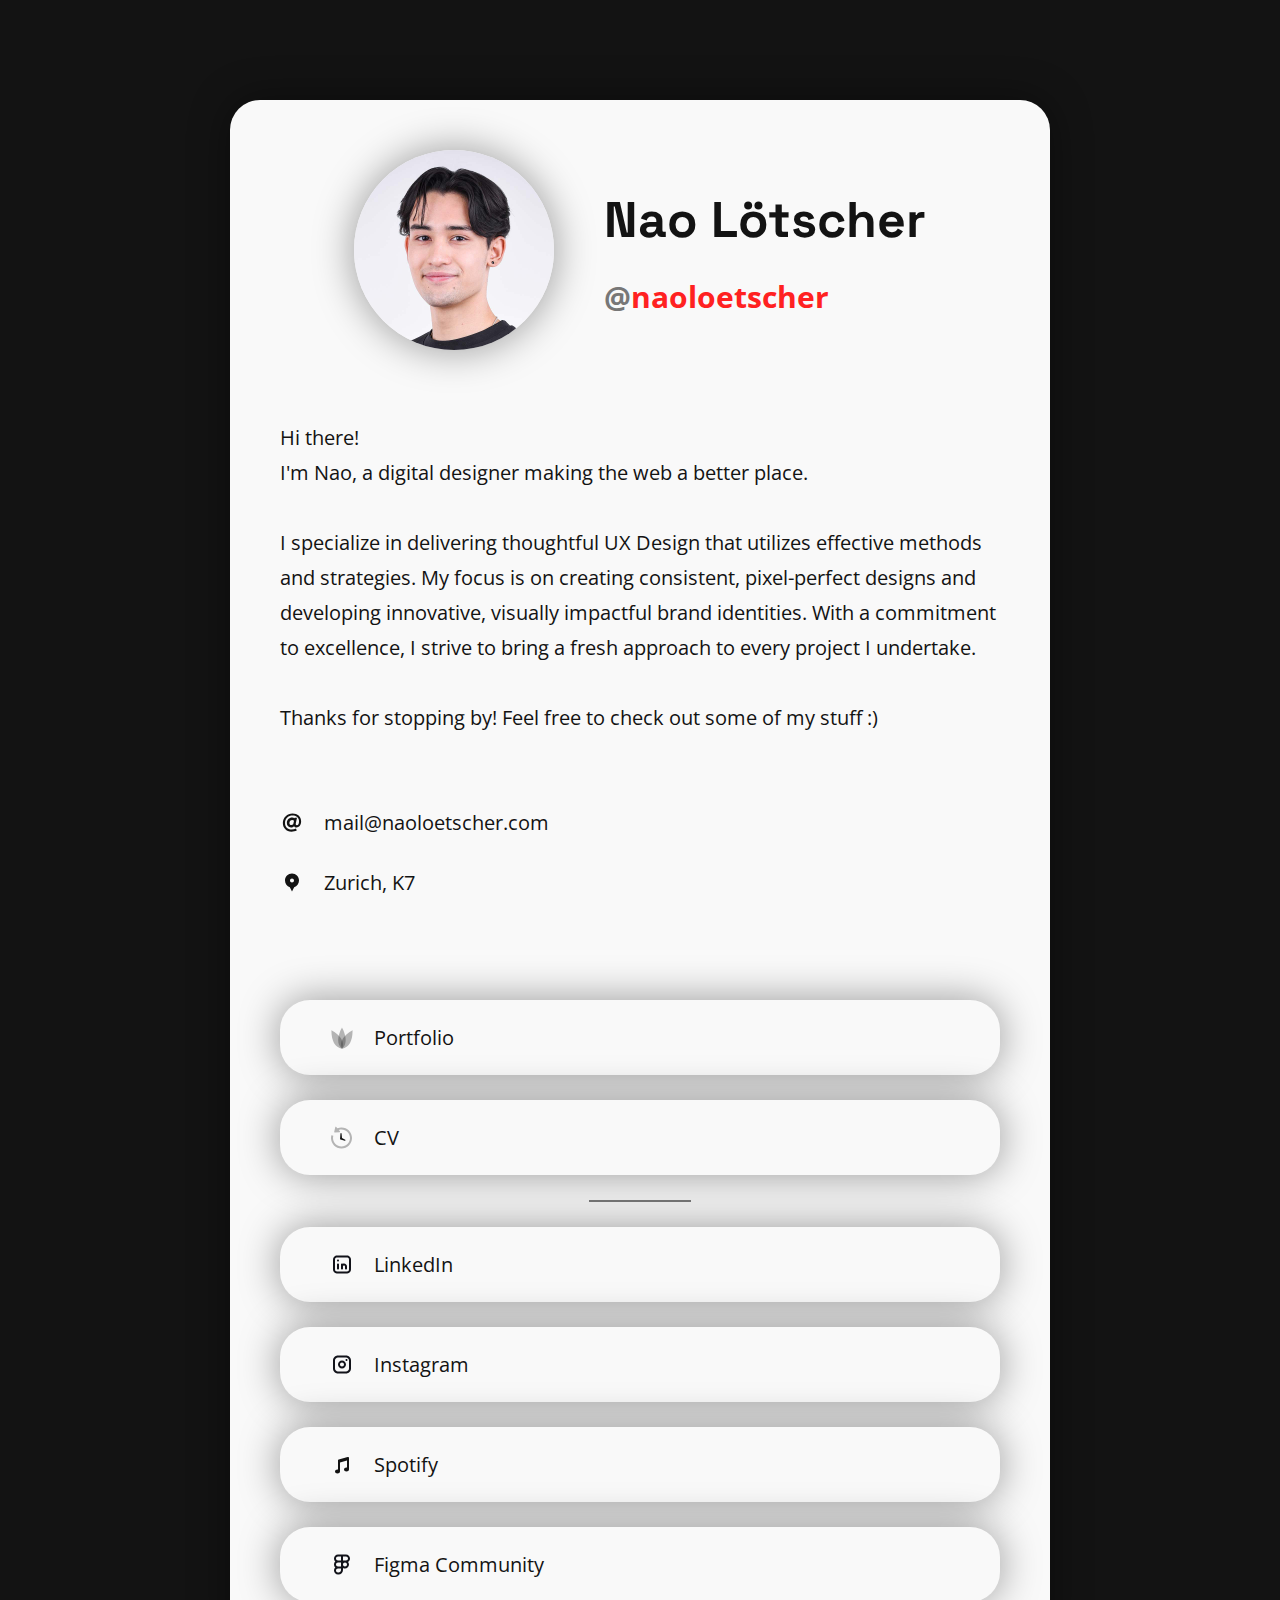
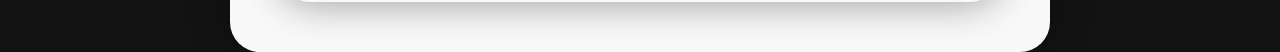
<file: index.html>
<!DOCTYPE html>
<html lang="en">
<head>
    <meta charset="UTF-8">
    <meta name="viewport" content="width=device-width, initial-scale=1.0">
    <title>Card • Nao</title>
    <link rel="icon" type="image/x-icon" href="/images/favicon.svg">
    <link rel="stylesheet" href="css/styles.css">
    <link rel="preconnect" href="https://fonts.googleapis.com">
    <link rel="preconnect" href="https://fonts.gstatic.com" crossorigin>
    <link href="https://fonts.googleapis.com/css2?family=Open+Sans:wght@400;600&family=Space+Grotesk:wght@700&display=swap" rel="stylesheet">
</head>
<body>
    <section>
        <div class="Head section">
            <img src="./images/profile-picture.jpg" alt="profile-picture" class="pb">
            <div class="Name">
                <h1>Nao Lötscher</h1>
                <h2><bdi class="off-text">@</bdi>naoloetscher</h2>
            </div>
        </div>
        <div class="About section">
            <p>
                Hi there! <br> 
                I'm Nao, a digital designer making the web a better place.<br>
                <br>
                I specialize in delivering thoughtful UX Design that utilizes effective methods and strategies. My focus is on creating consistent, pixel-perfect designs and developing innovative, visually impactful brand identities. With a commitment to excellence, I strive to bring a fresh approach to every project I undertake. 
                <br><br>
                Thanks for stopping by! Feel free to check out some of my stuff :)
            </p>
        </div>
        <div class="Information section">
            <div class="InformationLink">
                <img src="images/icons/mail.svg" alt="Mail Icon" class="InformationIcon">
                <a href="mailto:mail@naoloetscher.com" class="PlainLink k-hover" target="_blank">mail@naoloetscher.com</a>
            </div>
            <div class="InformationLink">
                <img src="images/icons/location.svg" alt="Location Icon" class="InformationIcon">
                <a href="https://goo.gl/maps/nXSQzLuvkB4NmJUU7" class="PlainLink k-hover" target="_blank">Zurich, K7</a>
            </div>
        </div>
        <div class="Links section">
            <a href="https://nao.vision/" class="LinkButton k-hover" target="_blank">
                <img src="images/icons/portfolio.svg" alt="Portfolio Icon" class="InformationIcon">
                <p>Portfolio</p>
            </a>
            <a href="/cv.html" class="LinkButton k-hover">
                <img src="images/icons/cv.svg" alt="CV Icon" class="InformationIcon">
                <p>CV</p>
            </a>
            <hr color="#777777">
            <a href="https://www.linkedin.com/in/naoloetscher/" class="LinkButton k-hover" target="_blank">
                <img src="images/icons/linkedin.svg" alt="LinkedIn Icon" class="InformationIcon">
                <p>LinkedIn</p>
            </a>
            <a href="https://www.instagram.com/nao.vision/" class="LinkButton k-hover" target="_blank">
                <img src="images/icons/instagram.svg" alt="Instagram Icon" class="InformationIcon">
                <p>Instagram</p>
            </a>
            <a href="https://open.spotify.com/user/nao.loetscher?si=87d134dbb0c943fe" class="LinkButton k-hover" target="_blank">
                <img src="images/icons/spotify.svg" alt="Spotify Icon" class="InformationIcon">
                <p>Spotify</p>
            </a>
            <a href="https://figma.com/@naoloetscher" class="LinkButton k-hover" target="_blank">
                <img src="images/icons/figma.svg" alt="Figma Icon" class="InformationIcon">
                <p>Figma Community</p>
            </a>
        </div>
        </div>
    </section>
</body>
</html>
</file>
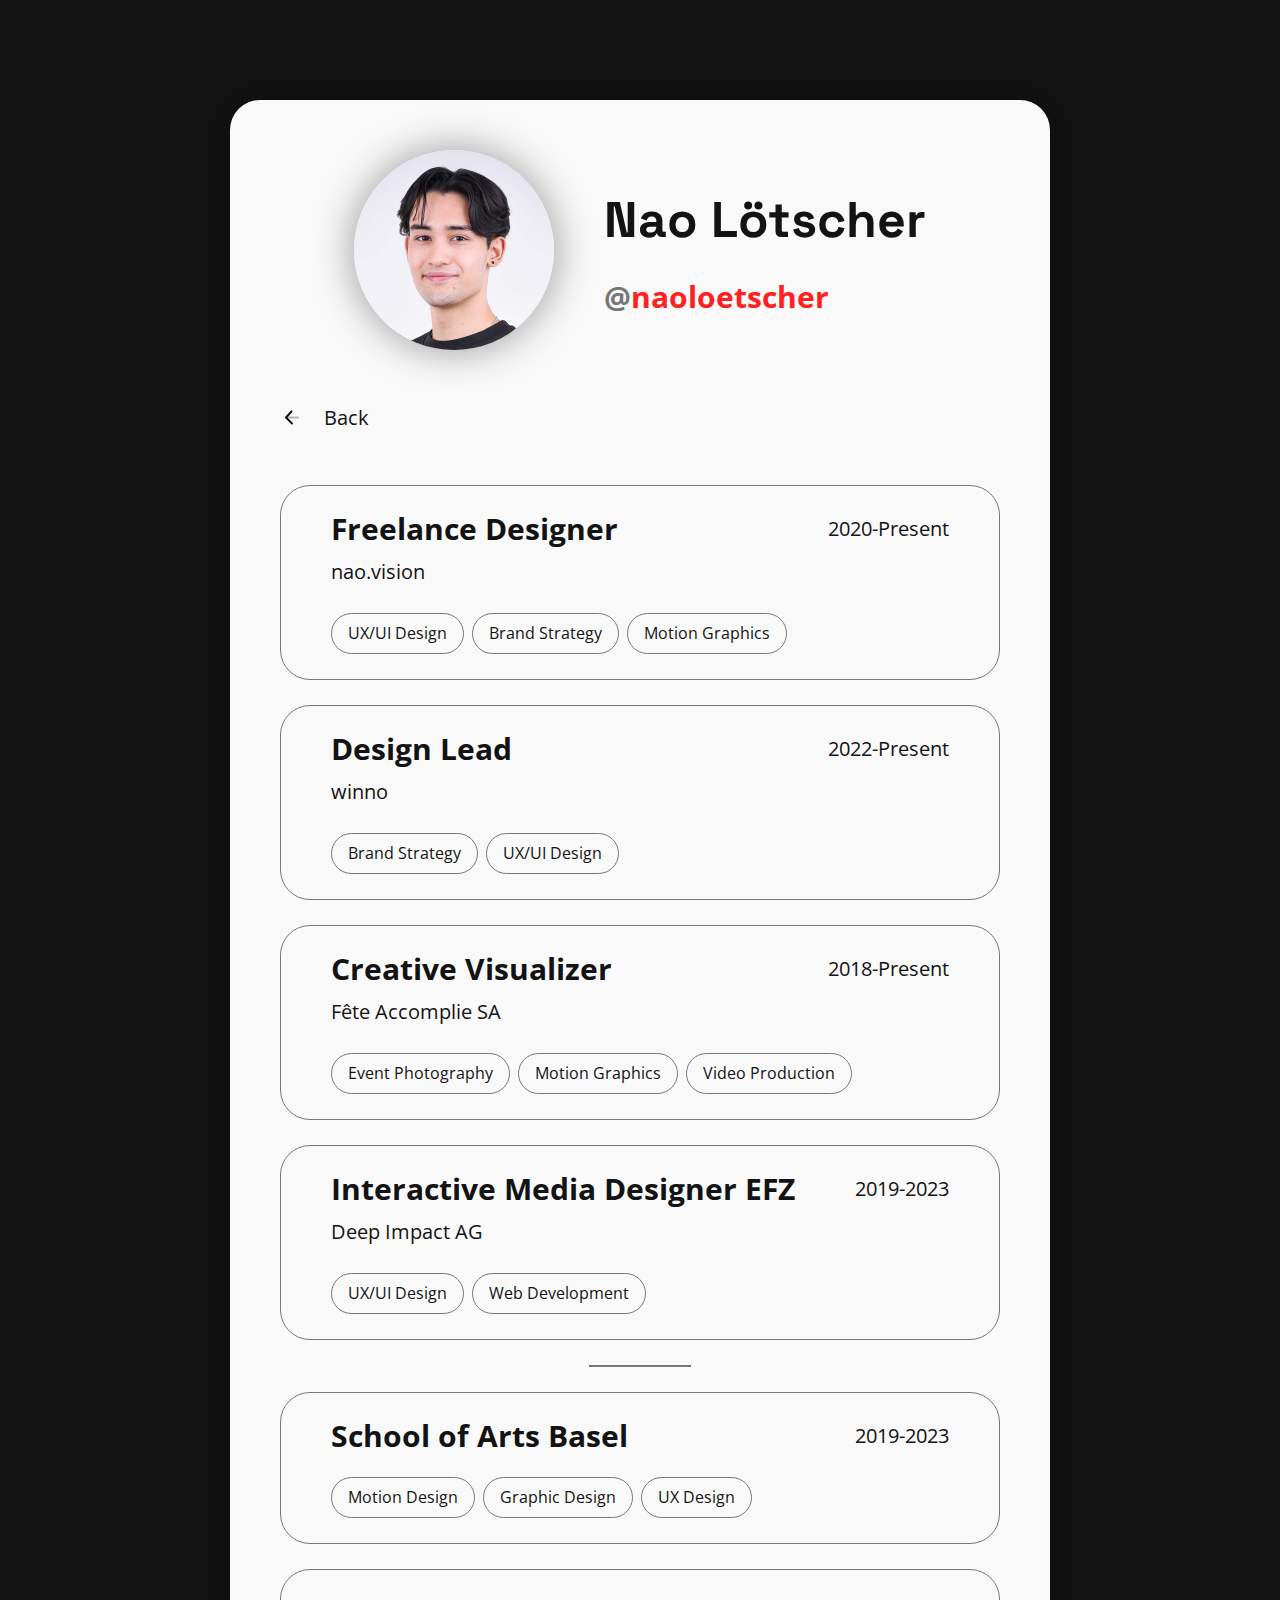
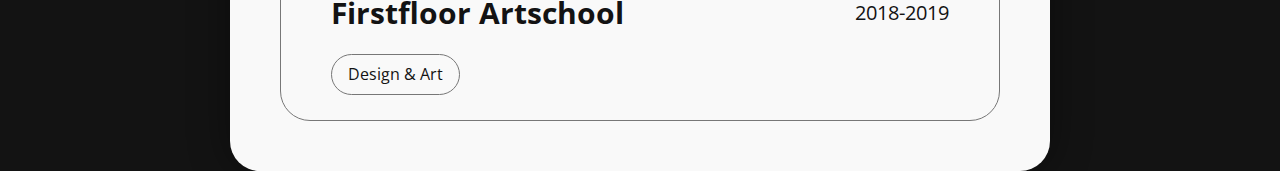
<file: cv.html>
<!DOCTYPE html>
<html lang="en">
<head>
    <meta charset="UTF-8">
    <meta name="viewport" content="width=device-width, initial-scale=1.0">
    <title>CV • Nao</title>
    <link rel="icon" type="image/x-icon" href="/images/favicon.svg">
    <link rel="stylesheet" href="css/styles.css">
    <link rel="preconnect" href="https://fonts.googleapis.com">
    <link rel="preconnect" href="https://fonts.gstatic.com" crossorigin>
    <link href="https://fonts.googleapis.com/css2?family=Open+Sans:wght@400;600&family=Space+Grotesk:wght@700&display=swap" rel="stylesheet">
</head>
<body>
    <section>
        <div class="Head section">
            <img src="./images/profile-picture.jpg" alt="profile-picture" class="pb">
            <div class="Name">
                <h1>Nao Lötscher</h1>
                <h2><bdi class="off-text">@</bdi>naoloetscher</h2>
            </div>
        </div>
        <div class="CV section">
            <div class="InformationLink">
                <img src="images/icons/back.svg" alt="Back Icon" class="InformationIcon">
                <a href="/" class="PlainLink k-hover">Back</a>
            </div>
            <div class="cv-element">
                <div class="cv-text">
                    <div class="cv-title">
                        <h2>Freelance Designer</h2>
                        <p>2020-Present</p>
                    </div>
                    <p><a href="https://nao.vision" target="_blank">nao.vision</a></p>
                </div>
                <div class="cv-tags">
                    <p class="skill-tag">UX/UI Design</p>
                    <p class="skill-tag">Brand Strategy</p>
                    <p class="skill-tag">Motion Graphics</p>
                </div>
            </div>
            <div class="cv-element">
                <div class="cv-text">
                    <div class="cv-title">
                        <h2>Design Lead</h2>
                        <p>2022-Present</p>
                    </div>
                    <p><a href="https://www.winno.ch/" target="_blank">winno</a></p>
                </div>
                <div class="cv-tags">
                    <p class="skill-tag">Brand Strategy</p>
                    <p class="skill-tag">UX/UI Design</p>
                </div>
            </div>
            <div class="cv-element">
                <div class="cv-text">
                    <div class="cv-title">
                        <h2>Creative Visualizer</h2>
                        <p>2018-Present</p>
                    </div>
                    <p><a href="https://feteaccomplie.com" target="_blank">Fête Accomplie SA</a></p>
                </div>
                <div class="cv-tags">
                    <p class="skill-tag">Event Photography</p>
                    <p class="skill-tag">Motion Graphics</p>
                    <p class="skill-tag">Video Production</p>
                </div>
            </div>
            <div class="cv-element">
                <div class="cv-text">
                    <div class="cv-title">
                        <h2>Interactive Media Designer EFZ</h2>
                        <p>2019-2023</p>
                    </div>
                    <p><a href="https://deep-impact.ch" target="_blank">Deep Impact AG</a></p>
                </div>
                <div class="cv-tags">
                    <p class="skill-tag">UX/UI Design</p>
                    <p class="skill-tag">Web Development</p>
                </div>
            </div>
            <hr color="#777777">
                <div class="cv-element">
                    <div class="cv-text">
                        <div class="cv-title">
                            <h2>School of Arts Basel</h2>
                            <p>2019-2023</p>
                        </div>
                    </div>
                    <div class="cv-tags">
                        <p class="skill-tag">Motion Design</p>
                        <p class="skill-tag">Graphic Design</p>
                        <p class="skill-tag">UX Design</p>
                    </div>
                </div>
                <div class="cv-element">
                    <div class="cv-text">
                        <div class="cv-title">
                            <h2>Firstfloor Artschool</h2>
                            <p>2018-2019</p>
                        </div>
                    </div>
                    <div class="cv-tags">
                        <p class="skill-tag">Design & Art</p>
                    </div>
                </div>
        </div>
    </section>
</body>
</html>
</file>
<file: css/styles.css>
/* Variables */

:root {
    /* Color */
    --on: #131313;
    --secondary: #777777;
    --white: #F9F9F9;
    --accent: #FF2121;

    /* Design */
    --shadow: 0px 0px 40px 0px rgba(0,0,0,0.4);
    --rounded: 30px;
    --stroke-width: 1px;
    --animation: all ease 0.3s;
    
    /* Typography */
    --title: 'Space Grotesk', sans-serif;
    --paragraph: 'Open Sans', sans-serif;
}

/* General */

::selection {
    background: var(--accent);
    color: var(--on);
}

html, body {
    background-color: var(--on);
    color: var(--on);
    height: 100%;
    margin: 50px 10%;
    max-width: 100%;
}

h1 {
    font-family: var(--title);
    font-size: 50px;
    line-height: 50px;
}

h2 {
    font-family: var(--paragraph);
    font-size: 30px;
    line-height: 35px;
    color: var(--accent);
}

p, a{
    font-family: var(--paragraph);
    font-size: 20px;
    font-weight: 400;
    line-height: 35px;
}

section {
    background-color: var(--white);
    border-radius: var(--rounded);
    max-width: 1000px;
    margin: auto;
    box-shadow: var(--shadow);
    -webkit-box-shadow: var(--shadow);
    -moz-box-shadow: var(--shadow);
}

.section {
    padding: 25px 50px;
}

.off-text {
    color: var(--secondary);
}

.PlainLink {
    text-decoration: none;
    color:var(--on);
    transition: var(--animation);
}

.PlainLink:hover{
    color:  var(--accent);
    transform: translatex(3px);
}

hr {
    width: 100px;
}

/* Head */

.Head {
    display: flex;
    flex-direction: row;
    align-items: center;
    padding-top: 50px;
    justify-content: center;
}

.pb {
    border-radius: 50%;
    width: 200px;
    height: 200px;
    box-shadow: var(--shadow);
    -webkit-box-shadow: var(--shadow);
    -moz-box-shadow: var(--shadow);
}

.Name {
    padding-left: 50px;
}

/* Information */

.InformationLink {
    display: flex;
    align-items: center;
    padding-bottom: 25px;
}

.InformationIcon {
    padding-right: 20px;
}

/* Links */

.LinkButton {
    display: flex;
    align-items: center;
    background-color: var(--white);
    box-shadow: var(--shadow);
    -webkit-box-shadow: var(--shadow);
    -moz-box-shadow: var(--shadow);
    padding: 0px 50px;
    border-radius: var(--rounded);
    transition: var(--animation);
    text-decoration: none;
    color: var(--on);
    margin: 25px 0px ;
}

.LinkButton:hover {
    color: var(--accent);
    transform: translateY(-3px);
}

/* CV */

.cv-element {
    border: solid var(--secondary) var(--stroke-width);
    padding: 25px 50px;
    border-radius: var(--rounded);
    transition: var(--animation);
    text-decoration: none;
    color: var(--on);
    margin: 25px 0px ;
}

.cv-element a {
    color: var(--on);
    transition: var(--animation);
    text-decoration: none;
}

.cv-element a:hover {
    color: var(--accent);
}

.cv-title {
    display: flex;
    justify-content: space-between;
    align-items: center;
    gap: 24px;
}
.cv-title h2 {
    color: var(--on);
    margin: 0;
}
.cv-element p {
    margin: 0;
}
.cv-tags {
    display: flex;
    flex-wrap: wrap;
    gap: 8px;
}
.cv-text {
    display: flex;
    flex-direction: column;
    gap: 8px;
    margin-bottom: 24px;
}
.skill-tag {
    font-size: 16px;
    padding: 2px 16px;
    border: solid var(--secondary) var(--stroke-width);
    border-radius: var(--rounded);
}

/* Mediaqueries */

@media screen and (max-width: 1000px) {
    h1 {
        font-size: 40px;
    }
    
    h2 {
        font-size: 25px;
    }
}

@media screen and (max-width: 800px) {
    .Head {
        display: flex;
        flex-direction: column;
        align-items: center;
        text-align: center;
    }

    html, body {
        margin: 1%;
    }

    h1 {
        font-size: 30px;
    }
    
    h2 {
        font-size: 20px;
    }
    
    p, a{
        font-size: 18px;
        line-height: 30px;
    }

    .pb {
        width: 150px;
        height: 150px;
    }

    .Name {
        padding-left: 25px;
    }

    .Section {
        padding: 25px 30px;
    }

    .cv-element {
        padding: 16px 24px;
    }
    
}

@media screen and (max-width: 400px) {
    p, a{
        font-size: 14px;
        line-height: 25px;
    }
    .Section {
        padding: 10px 25px;
    }
}

/* School shit */
.space-above {
    padding-top: 20px;
}
</file>
